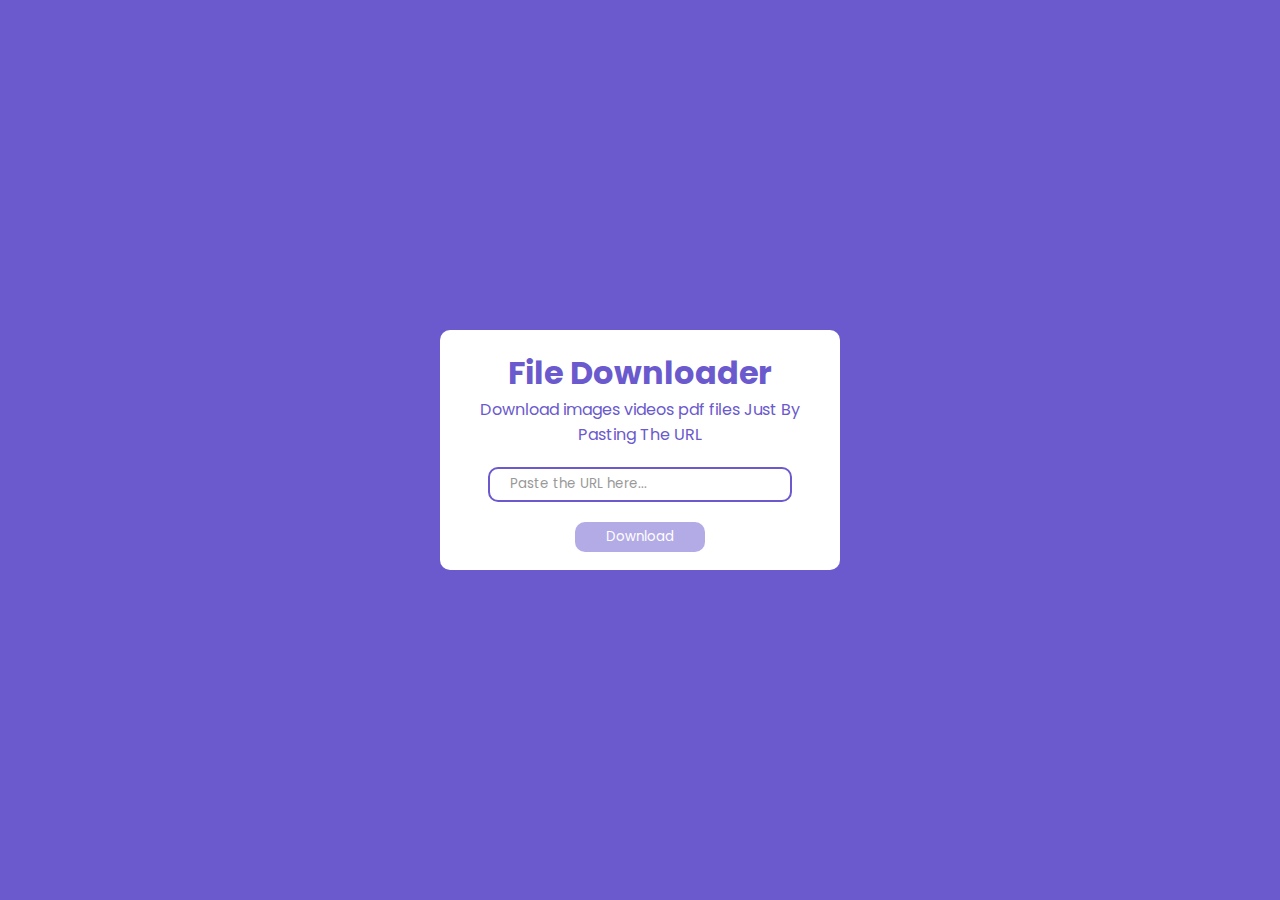
<file: File-Downloader-main/index.html>
<!doctype html>
<html lang="en"> 
 <head> 
  <meta charset="UTF-8"> 
  <meta http-equiv="X-UA-Compatible" content="IE=edge"> 
  <meta name="viewport" content="width=device-width, initial-scale=1.0"> 
  <title>File Downloader</title> 
  <link rel="stylesheet" href="style.css"> 
 </head> 
 <body> 
  <div class="container"> 
   <div> 
    <h1>File Downloader</h1> 
    <p>Download images videos pdf files Just By Pasting The URL</p> 
   </div> 
   <form action="#"> 
    <input type="url" placeholder="Paste the URL here..." class="input" required> <button class="downloadBtn">Download</button> 
   </form> 
  </div> 
  <script src="script.js"></script> 
 </body>
</html>
</file>
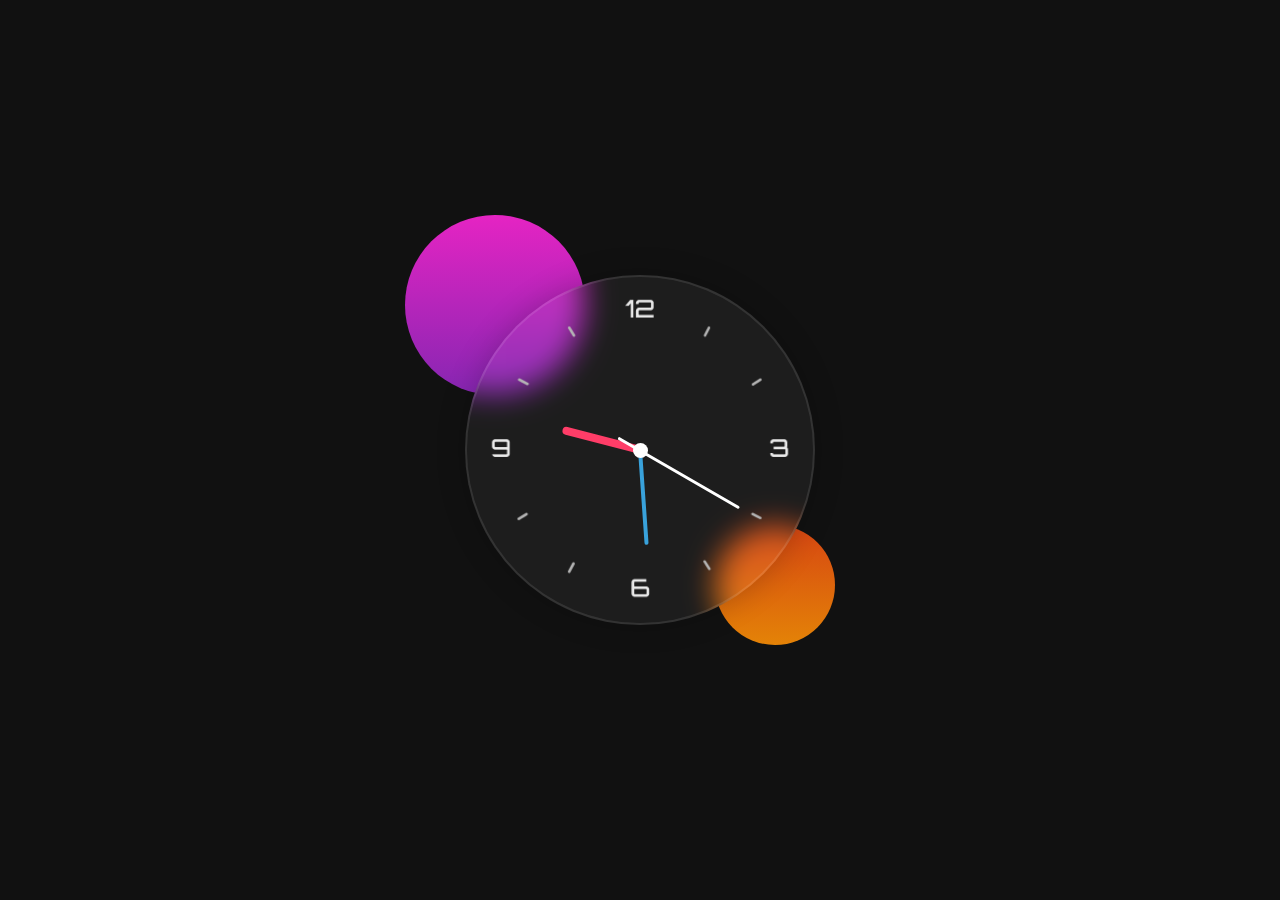
<file: Glassmorphic-Clock/index.html>
<!DOCTYPE html>
<html lang="en">
  <head>
    <title>Glassmorphic Clock</title>
    <link rel="stylesheet" href="css/style.css" />
  </head>

  <body>
    <div class="container">
      <div class="circle"></div>
      <div class="circle"></div>

      <div class="clock">
        <div class="clock-bg">
          <img src="images/clock.png" alt="" />
        </div>
        <div class="hour">
          <span class="hr" id="hr"></span>
        </div>
        <div class="minute">
          <span class="min" id="min"></span>
        </div>
        <div class="second">
          <span class="sec" id="sec"></span>
        </div>
      </div>
    </div>
    <script type="text/javascript" src="js/script.js"></script>
  </body>
</html>
</file>
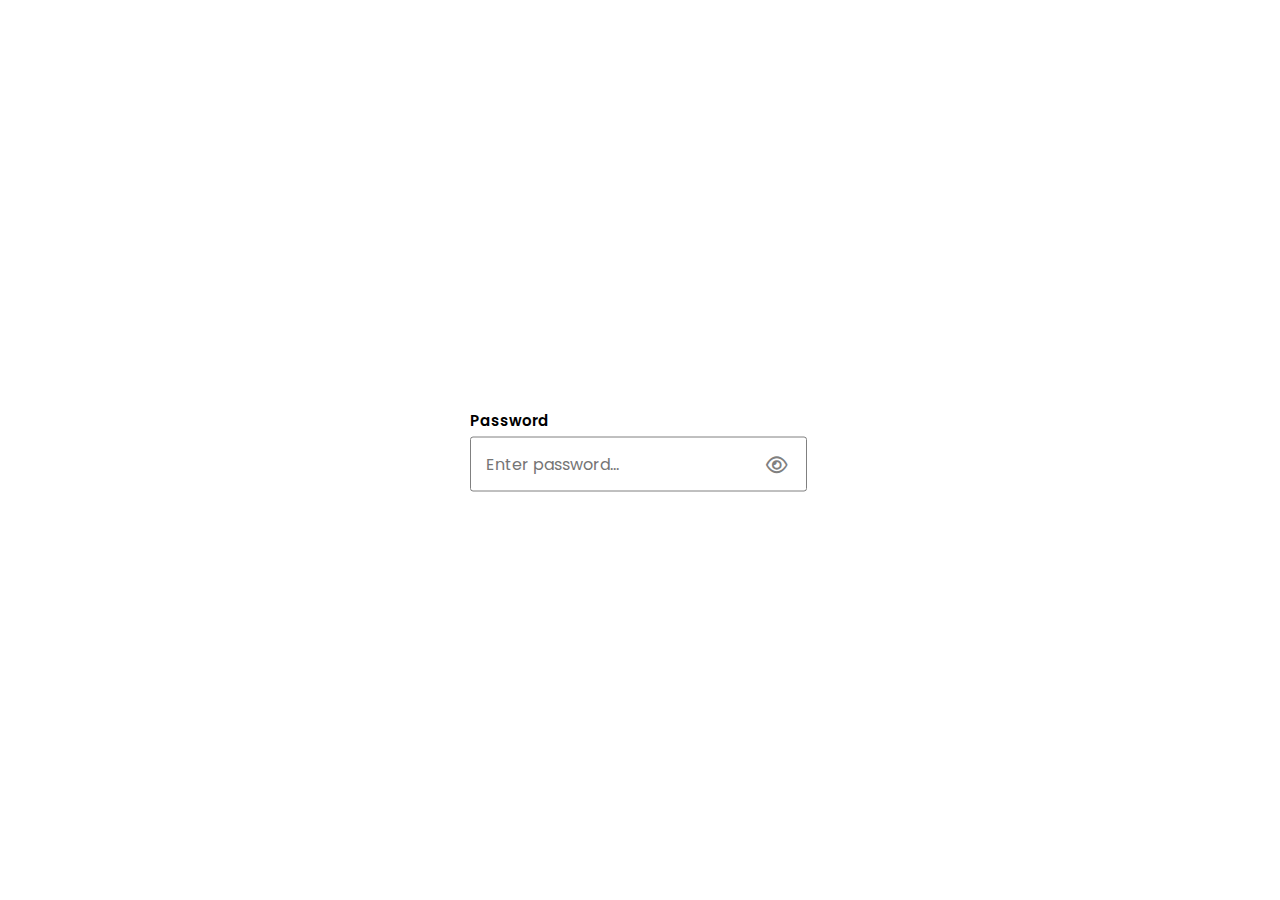
<file: PasswordChecker--main/index.html>
<!doctype html>
<html> 
 <head> 
  <meta charset="UTF-8"> 
  <meta name="viewport" content="width=device-width, initial-scale=1"> 
  <link rel="stylesheet" href="https://cdnjs.cloudflare.com/ajax/libs/font-awesome/6.0.0/css/all.min.css"> 
  <link rel="stylesheet" href="style.css"> 
  <title></title> 
 </head> 
 <body> 
  <div class="container"> 
   <h3>Password</h3> 
   <div class="input-box"> 
    <input type="password" name="" id="" placeholder="Enter password..."> <i class="fa-regular fa-eye"></i> 
   </div> 
   <div class="indicator-box"> 
    <div></div> 
   </div> <span></span> 
  </div> 
  <script src="script.js"></script> 
 </body>
</html>
</file>
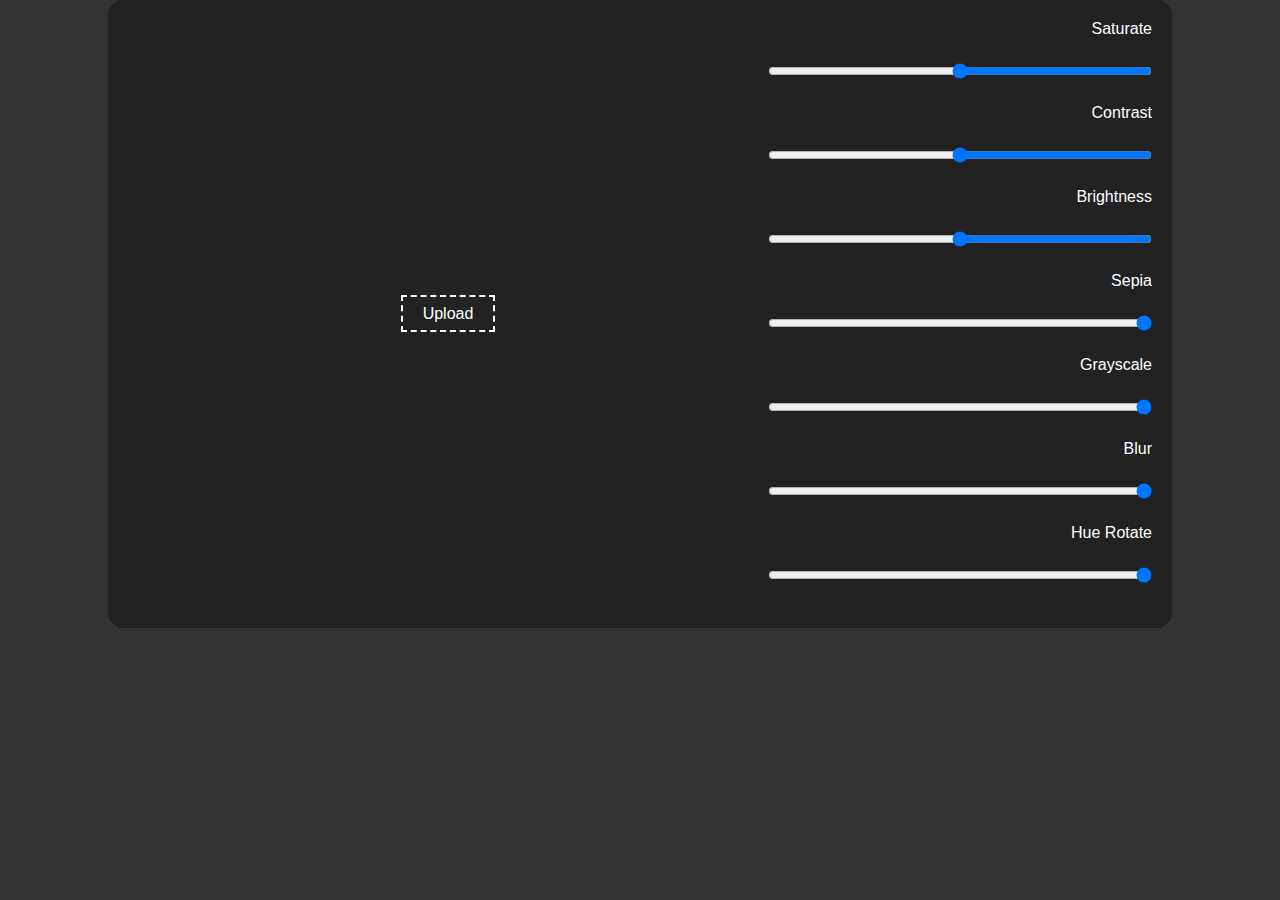
<file: Photo Editor/index.html>
<!DOCTYPE html>
<html lang="en">
<head>
    <meta charset="UTF-8">
    <link rel="stylesheet" href="style.css">
    <title>Photo Editor</title>
</head>
<body>
    
    <div class="container">
        <div class="img">
            <div class="img-box">
                <img  id="img">
                <canvas id="canvas"></canvas>
            </div>
            <div class="upload">
                <label for="upload">Upload</label>
                <input type="file" id="upload">
            </div>
        </div>
        <div class="filters">
            <ul>
                <li>
                    <label for="saturate">Saturate</label>
                    <input type="range" min="0" max="200" value="100" id="saturate">
                </li>
                <li>
                    <label for="contrast">Contrast</label>
                    <input type="range" min="0" max="200" value="100" id="contrast">
                </li> 
                <li>
                    <label for="brightness">Brightness</label>
                    <input type="range" min="0" max="200" value="100" id="brightness">
                </li>
                <li>
                    <label for="sepia">Sepia</label>
                    <input type="range" min="0" max="200" value="0" id="sepia">
                </li>
                <li>
                    <label for="grayscale">Grayscale</label>
                    <input type="range" step="0.1" min="0" max="1" value="0" id="grayscale">
                </li>
                <li>
                    <label for="blur">Blur</label>
                    <input type="range" step="0.1" min="0" max="10" value="0" id="blur">
                </li>
                <li>
                    <label for="hue-rotate">Hue Rotate</label>
                    <input type="range"  min="0" max="350" value="0" id="hue-rotate">
                </li>
                <li >
                    <a download="image" id="download">Download</a>
                    <span onclick="resetValue()" >Reset</span>
                </li>
            </ul>
        </div>
    </div>





    

    <script src="script.js"></script>
</body>
</html>
</file>
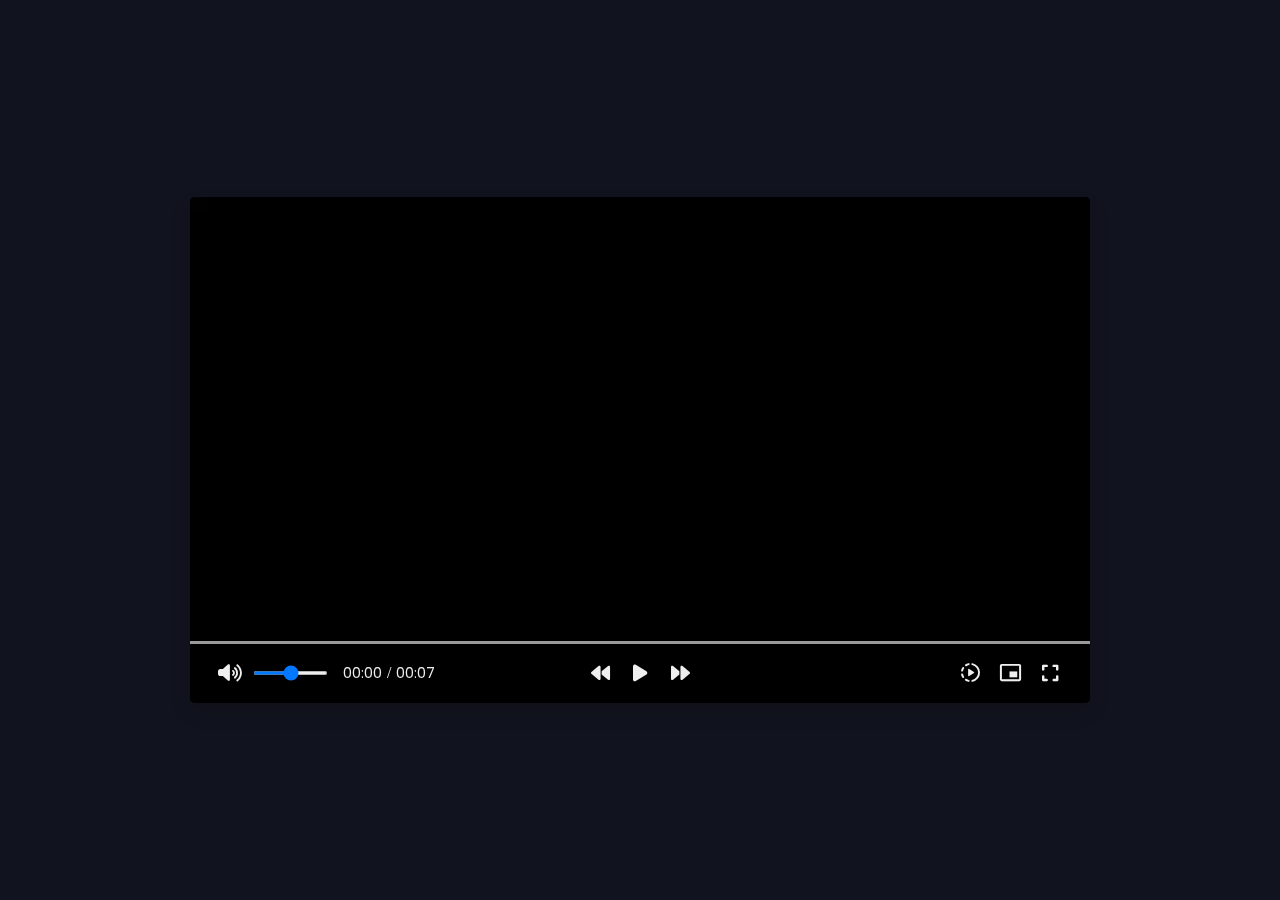
<file: VideoPlayer-main/index.html>
<!DOCTYPE html>
<html lang="en" dir="ltr">

<head>
    <meta charset="utf-8">
    <title>Video Player</title>
    <link rel="stylesheet" href="style.css">
    <meta name="viewport" content="width=device-width, initial-scale=1.0">
    <link rel="stylesheet" href="https://cdnjs.cloudflare.com/ajax/libs/font-awesome/6.1.1/css/all.min.css">
    <link rel="stylesheet"
        href="https://fonts.googleapis.com/css2?family=Material+Symbols+Rounded:opsz,wght,FILL,GRAD@20..48,100..700,0..1,-50..200" />
    <link rel="stylesheet" href="https://fonts.googleapis.com/icon?family=Material+Icons">
</head>

<body>
    <div class="container show-controls">
        <div class="wrapper">
            <div class="video-timeline">
                <div class="progress-area">
                    <span>00:00</span>
                    <div class="progress-bar"></div>
                </div>
            </div>
            <ul class="video-controls">
                <li class="options left">
                    <button class="volume"><i class="fa-solid fa-volume-high"></i></button>
                    <input type="range" min="0" max="1" step="any">
                    <div class="video-timer">
                        <p class="current-time">00:00</p>
                        <p class="separator"> / </p>
                        <p class="video-duration">00:00</p>
                    </div>
                </li>
                <li class="options center">
                    <button class="skip-backward"><i class="fas fa-backward"></i></button>
                    <button class="play-pause"><i class="fas fa-play"></i></button>
                    <button class="skip-forward"><i class="fas fa-forward"></i></button>
                </li>
                <li class="options right">
                    <div class="playback-content">
                        <button class="playback-speed"><span
                                class="material-symbols-rounded">slow_motion_video</span></button>
                        <ul class="speed-options">
                            <li data-speed="2">2x</li>
                            <li data-speed="1.5">1.5x</li>
                            <li data-speed="1" class="active">Normal</li>
                            <li data-speed="0.75">0.75x</li>
                            <li data-speed="0.5">0.5x</li>
                        </ul>
                    </div>
                    <button class="pic-in-pic"><span class="material-icons">picture_in_picture_alt</span></button>
                    <button class="fullscreen"><i class="fa-solid fa-expand"></i></button>
                </li>
            </ul>
        </div>
        <video src="codesphere.mp4"></video>
    </div>
    <script src="script.js"></script>
</body>

</html>
</file>
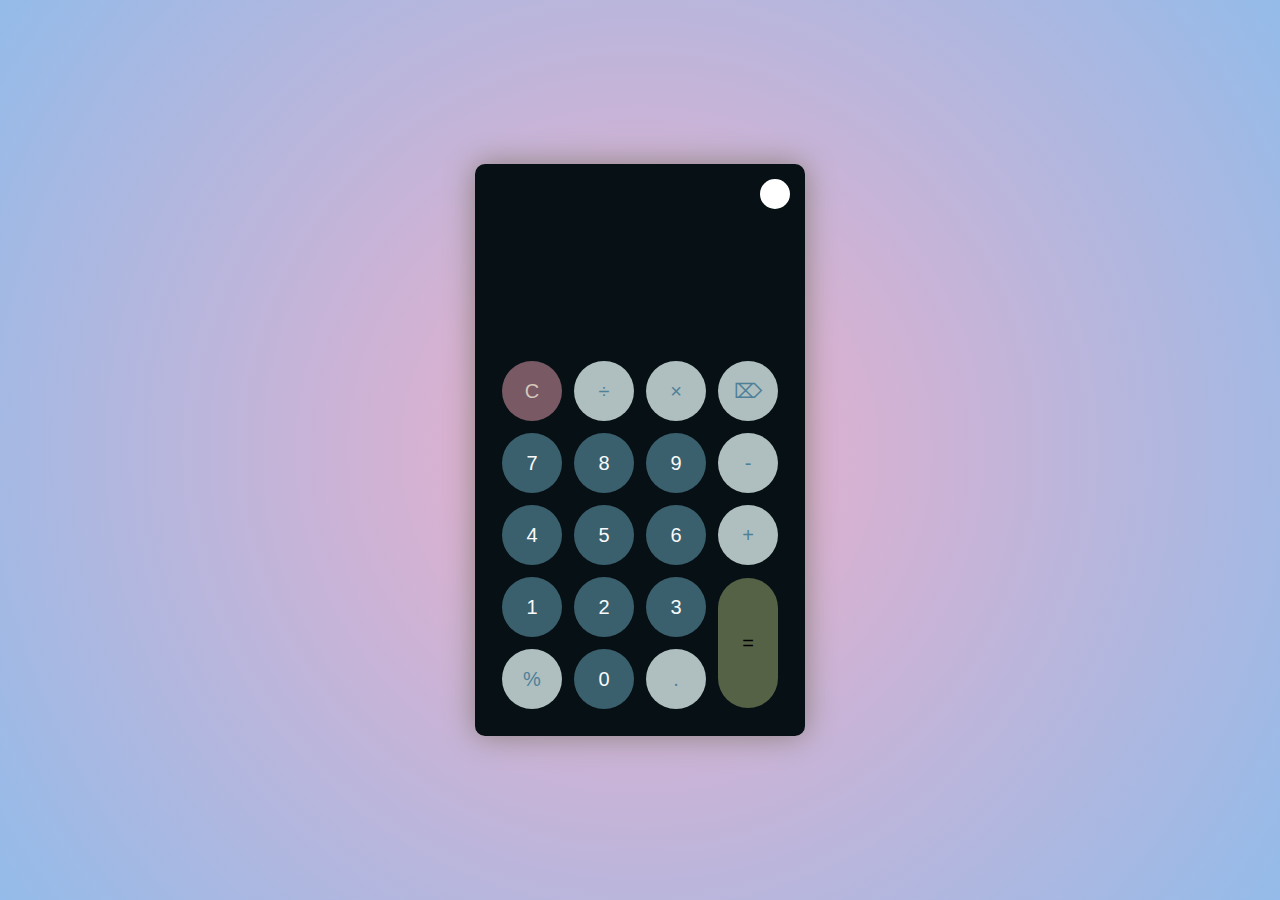
<file: CALCULATOR_/index_.html>
<!doctype html>

<html lang="en">

<head>

<meta charset="UTF-8">

<title>Calculator</title>

<link rel="stylesheet" href="style_.css">

</head>

<body>

   <div class="container">

       <div class="calculator dark">

           <div class="theme-toggler active"> <i class="toggler-icon">
           </i>
           
           </div>

            <div class="display-screen">
                
               <div id="display"></div>

            </div>

            <div class="buttons">

               <table>

                  <tbody>

                      <tr>

                           
                           <td><button class="btn-operator" id="clear">C</button></td>

                           <td><button class="btn-operator" id="÷">÷</button></td>

                           <td><button class="btn-operator" id="×">×</button></td>

                           <td><button class="btn-operator" id="backspace">⌦</button></td>

                      </tr>

                      <tr>

                           <td><button class="btn-number" id="7">7</button></td>

                           <td><button class="btn-number" id="8">8</button></td>

                           <td><button class="btn-number" id="9">9</button></td>

                           <td><button class="btn-operator" id="-">-</button></td>

                      </tr>

                      <tr>

                            <td><button class="btn-number" id="4">4</button></td>


                            <td><button class="btn-number" id="5">5</button></td>


                            <td><button class="btn-number" id="6">6</button></td>


                            <td><button class="btn-operator" id="+">+</button></td>

                      </tr>


                      <tr>


                            <td><button class="btn-number" id="1">1</button></td>

                            <td><button class="btn-number" id="2">2</button></td>

                            <td><button class="btn-number" id="3">3</button></td>

                            <td rowspan="2"><button class="btn-equal" id="equal">=</button></td>


                      </tr>


                      <tr>

                            <td><button class="btn-operator" id="percent">%</button></td>

                            <td><button class="btn-number" id="0">0</button></td>

                            <td><button class="btn-operator" id=".">.</button></td>


                      </tr>

                   </tbody>

              </table>

          </div>

        </div>
   </div>

  <script src="script_.js"></script>

</body>

</html>
</file>
<file: File-Downloader-main/style.css>
@import url("https://fonts.googleapis.com/css2?family=Poppins:wght@100;200;300;400;500;600;700;800;900&display=swap");

* {
  margin: 0;
  padding: 0;
  box-sizing: border-box;
  font-family: "Poppins", sans-serif;
}

body {
  display: flex;
  align-items: center;
  justify-content: center;
  min-height: 100vh;
  background-color: slateblue;
}

.container {
  width: 400px;
  height: 240px;
  display: grid;
  place-content: center;
  text-align: center;
  background-color: white;
  color: slateblue;
  border-radius: 10px;
  gap: 30px;
  padding: 10px;
}

form {
  display: flex;
  flex-direction: column;
  align-items: center;
  justify-content: center;
  gap: 10px;
}

.input {
  margin-top: -10px;
  width: 80%;
  height: 35px;
  outline: none;
  border: 2px solid slateblue;
  padding: 0 20px;
  border-radius: 10px;
}

.input::placeholder {
  color: gray;
  opacity: 0.8;
}
.input:focus {
  box-shadow: 4px 4px 6px rgba(0, 0, 0, 0.2);
}

.downloadBtn {
  width: 130px;
  height: 30px;
  margin-top: 10px;
  cursor: pointer;
  pointer-events: none;
  background-color: slateblue;
  border: none;
  color: white;
  border-radius: 10px;
  opacity: 0.5;
}

.downloadBtn:hover {
  filter: brightness(1.2);
}

.input:valid ~ .downloadBtn {
  opacity: 1;
  pointer-events: auto;
}
</file>
<file: Glassmorphic-Clock/css/style.css>
* {
  margin: 0;
  padding: 0;
  box-sizing: border-box;
}

body {
  height: 100vh;
  display: flex;
  align-items: center;
  justify-content: center;
  background: #111;
}

.container {
  position: relative;
}

.container .circle {
  position: absolute;
  border-radius: 50%;
  pointer-events: none;
  animation: 2s ease-in infinite alternate;
}

.container .circle:nth-child(1) {
  width: 180px;
  height: 180px;
  top: -60px;
  left: -60px;
  background: linear-gradient(#e524c3, #8626b2);
  animation-name: move-up;
}

@keyframes move-up {
  to {
    transform: translateY(-10px);
  }
}

.container .circle:nth-child(2) {
  width: 120px;
  height: 120px;
  bottom: -20px;
  right: -20px;
  background: linear-gradient(#d64612, #e48307);
  animation-name: move-down;
}

@keyframes move-down {
  to {
    transform: translateY(10px);
  }
}

.clock {
  width: 350px;
  height: 350px;
  display: flex;
  align-items: center;
  justify-content: center;
  border: 2px solid rgba(255, 255, 255, 0.1);
  border-radius: 50%;
  backdrop-filter: blur(15px);
  background: rgba(255, 255, 255, 0.05);
  box-shadow: 0 0 30px rgba(0, 0, 0, 0.2);
}

.clock .clock-bg img {
  width: 100%;
  height: 100%;
}

.clock::before {
  content: "";
  position: absolute;
  width: 15px;
  height: 15px;
  background: #fff;
  border-radius: 50%;
  z-index: 15;
}

.clock .hour,
.clock .minute,
.clock .second {
  position: absolute;
}

.clock .hour,
.clock .hour .hr {
  width: 160px;
  height: 160px;
}

.clock .minute,
.clock .minute .min {
  width: 190px;
  height: 190px;
}

.clock .second,
.clock .second .sec {
  width: 230px;
  height: 230px;
}

.clock .hour .hr,
.clock .minute .min,
.clock .second .sec {
  display: flex;
  justify-content: center;
  position: absolute;
  border-radius: 50%;
}

.clock .hour .hr::before {
  content: "";
  position: absolute;
  width: 8px;
  height: 80px;
  background: #ff3d68;
  z-index: 10;
  border-radius: 10px;
}

.clock .minute .min::before {
  content: "";
  position: absolute;
  width: 4px;
  height: 90px;
  background: #39a2db;
  z-index: 11;
  border-radius: 8px;
}

.clock .second .sec::before {
  content: "";
  position: absolute;
  width: 3px;
  height: 140px;
  background: #fff;
  z-index: 12;
  border-radius: 2px;
}
</file>
<file: PasswordChecker--main/style.css>
@import url('https://fonts.googleapis.com/css2?family=Poppins:ital,wght@0,300;0,400;0,500;0,600;0,700;0,800;0,900;1,300;1,400;1,500;1,600;1,700;1,800;1,900&display=swap');
*{
margin:0;   
padding:0;
box-sizing:border-box;
}

body{
background:#FFFFFF;
font-family: 'poppins', sans-serif;
}

.container {
padding:5px;
width:350px;
position:absolute;
top:50%;
left:50%;
transform:translate(-50%, -50%);
}

.container h3 {
font-size:15px;
font-weight:600;
}

.container .input-box {
height:55px;
width:100%;
margin-top:5px;
display:flex;
align-items:center;
}

.container .input-box input {
all:unset;
height:53px;
width:260px;
padding-left:15px;
transition:all .2s;
padding-right:60px;
border:1px solid grey;
border-radius:3px;
}

.container .input-box input:focus {
border-color:#3B9AC6;
transition:all .2s;
}

.container .input-box i {
font-size:19px;
color:grey;
transition:all .2s;
cursor:pointer;
position:absolute;
right:28px;
}

.container .indicator-box {
height:6px;
width:99%;
background:rgb(220, 220, 220);
margin-top:5px;
border-radius:10px;
display:none;
}

.container .indicator-box div {
content:"";
position:absolute;
height:6px;
width:0px;
background:red;
border-radius:10px;
transition:all .2s;
}

.container .indicator-box div.weak {
background:#FA015F;
width:33%;
transition:all .2s;
}

.container .indicator-box div.medium {
background:#F7D804;
width:66%;
transition:all .2s;
}

.container .indicator-box div.strong {
background:#63C357;
width:99%;
transition:all .2s;
}

.container span {
white-space:nowrap;
font-size:12px;
color:grey;
position:absolute;
margin-top:8px;
display:none;
}

::selection {
background:rgb(100, 149, 237, 0.8);
color:white;
}
</file>
<file: Photo Editor/style.css>
*{
    padding: 0;
    margin: 0;
    font-family: sans-serif;
}
body{
    background: #333;
}
.container{
    background: #222;
    width: 80vw;
    margin: auto;
    padding: 20px;
    border-radius: 15px;
    display: grid;
    grid-template-columns: 5fr 3fr;
} 
.img{
    display: flex;
    flex-direction: column;
    gap: 50px;
    justify-content: center;
    align-items: center;
}
.img img ,canvas{
    max-width: 45vw;
    max-height: 60vh;
}
.upload input{
    display: none;
}
.upload label{
    color: #fff;
    padding: 8px 20px;
    border: 2px #fff dashed;
    cursor: pointer;
}
.filters ul , .filters ul li{
    display: flex;
    flex-direction: column;
    gap: 25px;
    direction: rtl;
}
.filters ul li label {
    color: #fff;
}
.filters ul li:last-child{
    flex-direction: row;
    justify-content: space-around;
}
.filters ul li a, span{
    color: #fff;
    padding: 10px 20px;
    background: #060;
    cursor: pointer;
    border-radius: 20px;
}

@media screen and (max-width:650px) {
    .container{
        grid-template-columns: 1fr;
        gap: 50px;
    }
    .img img ,canvas{
        max-width: 80vw;
    }
}
</file>
<file: VideoPlayer-main/style.css>
@import url('https://fonts.googleapis.com/css2?family=Poppins:wght@400;500;600&display=swap');
*{
  margin: 0;
  padding: 0;
  box-sizing: border-box;
  font-family: 'Poppins', sans-serif;
}
body{
  min-height: 100vh;
  background: #11131e;
}
body, .container, .video-controls, .video-timer, .options{
  display: flex;
  align-items: center;
  justify-content: center;
}
.container{
  width: 98%;
  user-select: none;
  overflow: hidden;
  max-width: 900px;
  border-radius: 5px;
  background: #000;
  aspect-ratio: 16 / 9;
  position: relative;
  box-shadow: 0 10px 20px rgba(0, 0, 0, 0.1);
}
.container.fullscreen{
  max-width: 100%;
  width: 100%;
  height: 100vh;
  border-radius: 0px;
}
.wrapper{
  position: absolute;
  left: 0;
  right: 0;
  z-index: 1;
  opacity: 0;
  bottom: -15px;
  transition: all 0.08s ease;
}
.container.show-controls .wrapper{
  opacity: 1;
  bottom: 0;
  transition: all 0.13s ease;
}
.wrapper::before{
  content: "";
  bottom: 0;
  width: 100%;
  z-index: -1;
  position: absolute;
  height: calc(100% + 35px);
  pointer-events: none;
  background: linear-gradient(to top, rgba(0, 0, 0, 0.7), transparent);
}
.video-timeline{
  height: 7px;
  width: 100%;
  cursor: pointer;
}
.video-timeline .progress-area{
  height: 3px;
  position: relative;
  background: rgba(255, 255, 255, 0.6);
}
.progress-area span{
  position: absolute;
  left: 50%;
  top: -25px;
  font-size: 13px;
  color: #fff;
  pointer-events: none;
  transform: translateX(-50%);
}
.progress-area .progress-bar{
  width: 0%;
  height: 100%;
  position: relative;
  background: #2289ff;
}
.progress-bar::before{
  content: "";
  right: 0;
  top: 50%;
  height: 13px;
  width: 13px;
  position: absolute;
  border-radius: 50%;
  background: #2289ff;
  transform: translateY(-50%);
}
.progress-bar::before, .progress-area span{
  display: none;
}
.video-timeline:hover .progress-bar::before,
.video-timeline:hover .progress-area span{
  display: block;
}
.wrapper .video-controls{
  padding: 5px 20px 10px;
}
.video-controls .options{
  width: 100%;
}
.video-controls .options:first-child{
  justify-content: flex-start;
}
.video-controls .options:last-child{
  justify-content: flex-end;
}
.options button{
  height: 40px;
  width: 40px;
  font-size: 19px;
  border: none;
  cursor: pointer;
  background: none;
  color: #efefef;
  border-radius: 3px;
  transition: all 0.3s ease;
}
.options button :where(i, span) {
  height: 100%;
  width: 100%;
  line-height: 40px;
}
.options button:hover :where(i, span){
  color: #fff;
}
.options button:active :where(i, span){
  transform: scale(0.9);
}
.options button span{
  font-size: 23px;
}
.options input{
  height: 4px;
  margin-left: 3px;
  max-width: 75px;
  accent-color: #0078FF;
}
.options .video-timer{
  color: #efefef;
  margin-left: 15px;
  font-size: 14px;
}
.video-timer .separator{
  margin: 0 5px;
  font-size: 16px;
  font-family: "Open sans";
}
.playback-content{
  display: flex;
  position: relative;
}
.playback-content .speed-options{
  position: absolute;
  list-style: none;
  left: -40px;
  bottom: 40px;
  width: 95px;
  overflow: hidden;
  opacity: 0;
  border-radius: 4px;
  pointer-events: none;
  background: rgba(255, 255, 255, 0.9);
  box-shadow: 0 10px 20px rgba(0, 0, 0, 0.1);
  transition: opacity 0.13s ease;
}
.playback-content .speed-options.show{
  opacity: 1;
  pointer-events: auto;
}
.speed-options li{
  cursor: pointer;
  color: #000;
  font-size: 14px;
  margin: 2px 0;
  padding: 5px 0 5px 15px;
  transition: all 0.1s ease;
}
.speed-options li:where(:first-child, :last-child){
  margin: 0px;
}
.speed-options li:hover{
  background: #dfdfdf;
}
.speed-options li.active{
  color: #fff;
  background: #3e97fd;
}
.container video{
  width: 100%;
}

@media screen and (max-width: 540px) {
  .wrapper .video-controls{
    padding: 3px 10px 7px;
  }
  .options input, .progress-area span{
    display: none!important;
  }
  .options button{
    height: 30px;
    width: 30px;
    font-size: 17px;
  }
  .options .video-timer{
    margin-left: 5px;
  }
  .video-timer .separator{
    font-size: 14px;
    margin: 0 2px;
  }
  .options button :where(i, span) {
    line-height: 30px;
  }
  .options button span{
    font-size: 21px;
  }
  .options .video-timer, .progress-area span, .speed-options li{
    font-size: 12px;
  }
  .playback-content .speed-options{
    width: 75px;
    left: -30px;
    bottom: 30px;
  }
  .speed-options li{
    margin: 1px 0;
    padding: 3px 0 3px 10px;
  }
  .right .pic-in-pic{
    display: none;
  }
}
</file>
<file: CALCULATOR_/style_.css>
* {

    padding: 0;

    margin: 0;

    box-sizing: border-box;

    outline: 0;

    transition: all 0.5s ease;

}
/*body {
    background: rgb(238, 174, 202);
    background: radial-gradient(circle, rgba(238, 174, 202, 1) 0%, rgba(148, 187, 233, 1) 100%);
    font-family: sans-serif;
    color: #000; /* لون النص عندما تكون الخلفية بيضاء */


/* باقي الأسلوب المتعلق بالحاسبة */

body {

    font-family: sans-serif; 
}
a {

    text-decoration: none;

    color: #fff;
}
body {

    background: rgb(238, 174, 202);

    background: radial-gradient( circle,

    rgba(238, 174, 202, 1) 0%, rgba(148, 187, 233, 1) 100% );
}
.container {

    height: 100vh;

    width: 100vw;

    display: grid;

    place-items: center;
}

.calculator {

    position: relative;

    height: auto;

    width: auto;

    padding: 20px;

    border-radius: 10px;

    box-shadow: 0 0 30px #8a817c;
}
.theme-toggler {

    position: absolute;

    top: 30px;

    right: 30px;

    color: #fff;

    cursor: pointer;

    z-index: 1;

}
.theme-toggler.active {
    color: #333;
}
.theme-toggler.active::before {
    background-color: #fff;
 }
.theme-toggler::before {
    content: "";
    
    height: 30px;
    
    width: 30px;
    
    position: absolute;
    
    top: 50%;
    
    transform: translate(-50%,-50%);
    
    border-radius: 50%;
    
    background-color: #333;
    
    z-index: -1;
    
}
#display {
    
    margin:0 10px;
    
    height: 150px;
    
    width: auto;
    
    max-width: 270px;
    
    display: flex;
    
    align-items: flex-end;
    
    justify-content: flex-end;
    
    font-size: 30px;
    
    margin-bottom: 20px;
    
    overflow-x: scroll;
    
}
#display::-webkit-scrollbar {
    
    display: block;
    
    height: 3px;
    
}
button {
    
    height: 60px;
    
    width: 60px;
    
    border: 0;
    
    border-radius: 30px;
    
    margin: 5px;
    
    font-size: 20px;
    
    cursor: pointer;
    
    transition: all 200ms ease;
    
}
button:hover {
    
    transform: scale(1.1);
    
}    
button#equal {
    
    height: 130px;
    
}
/* dark theme */

.calculator.dark {

    background-color: #071115; 
   
}

.calculator.dark #display {
    color: #f8fafd;

}

.calculator.dark button#clear { 
   background-color: #785964; 
   color: #d5c7bc;

}

.calculator.dark button.btn-number {
    background-color: #3a606e; 
    color: #f8fafb;

}

.calculator.dark button.btn-operator { 
   background-color: #afbfc0;
    color: #4e8098;

}

.calculator.dark button.btn-equal { 
   background-color: #566246;

}
</file>
